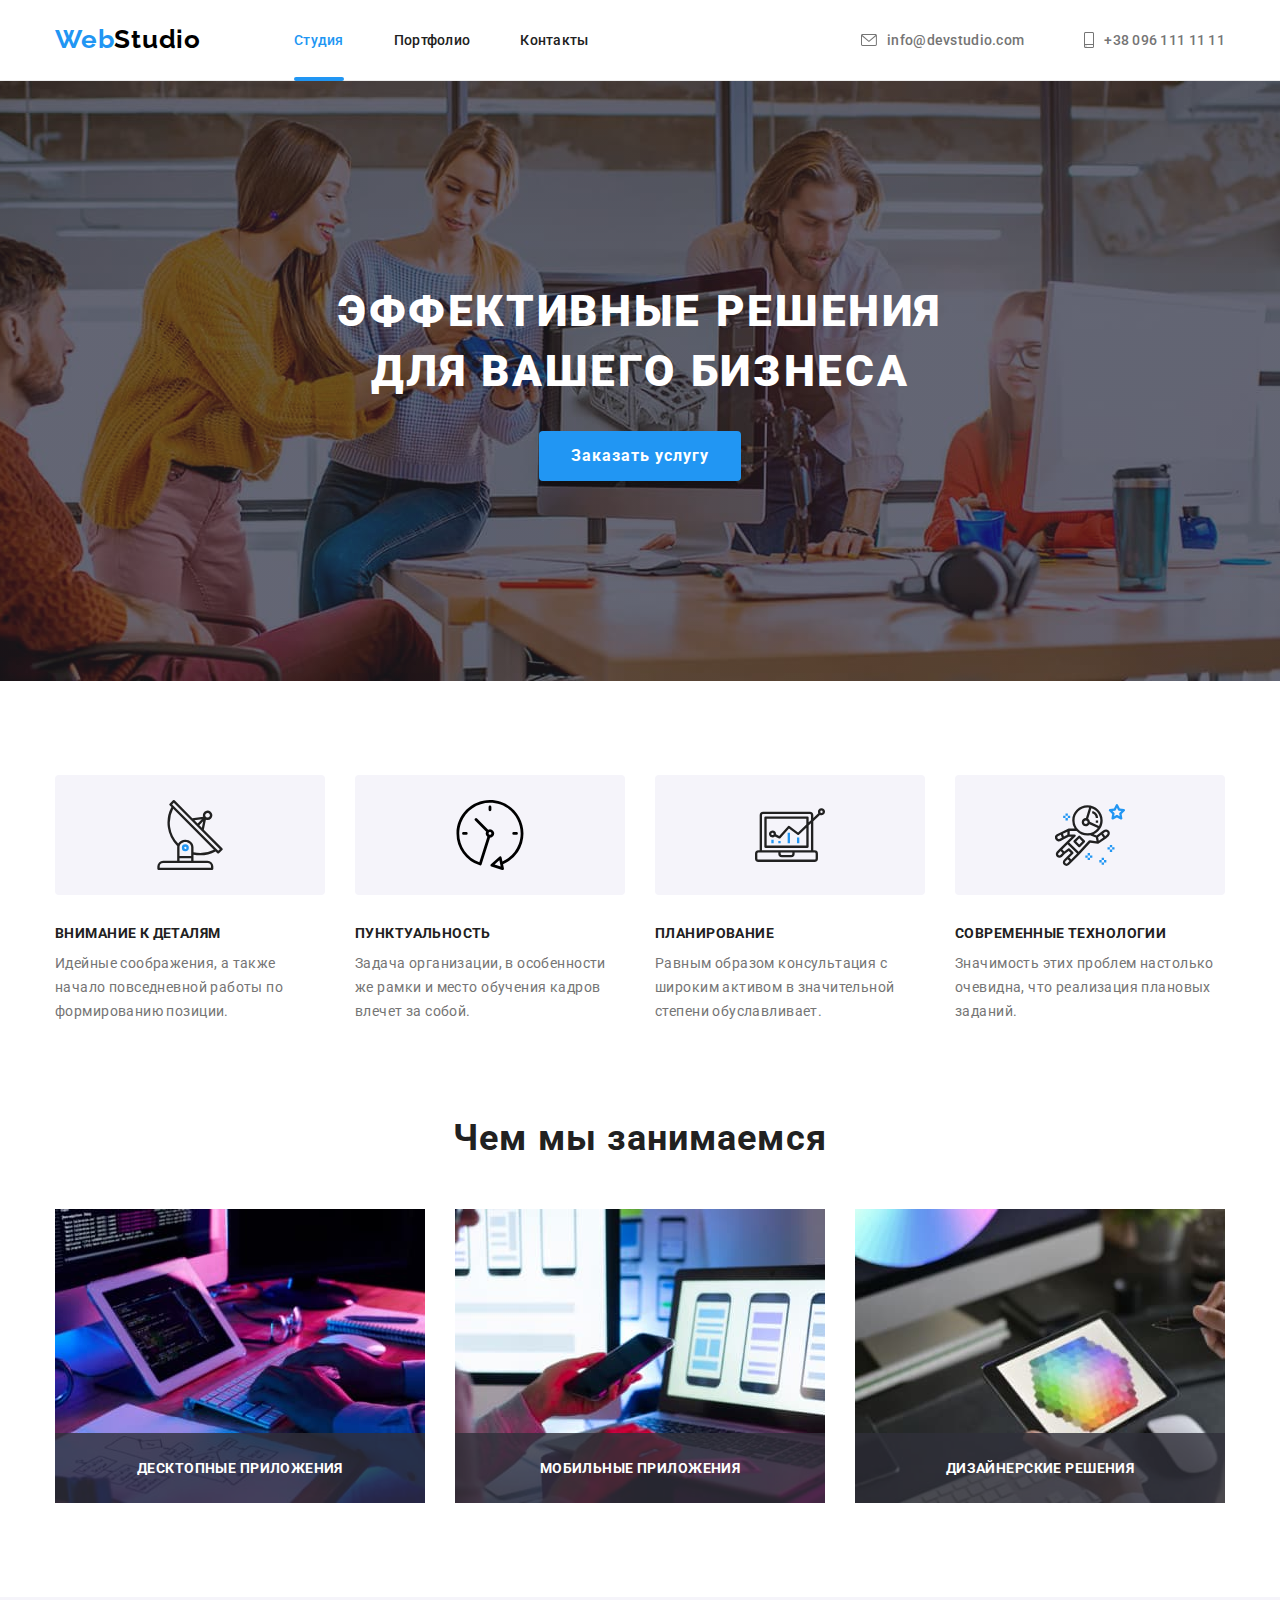
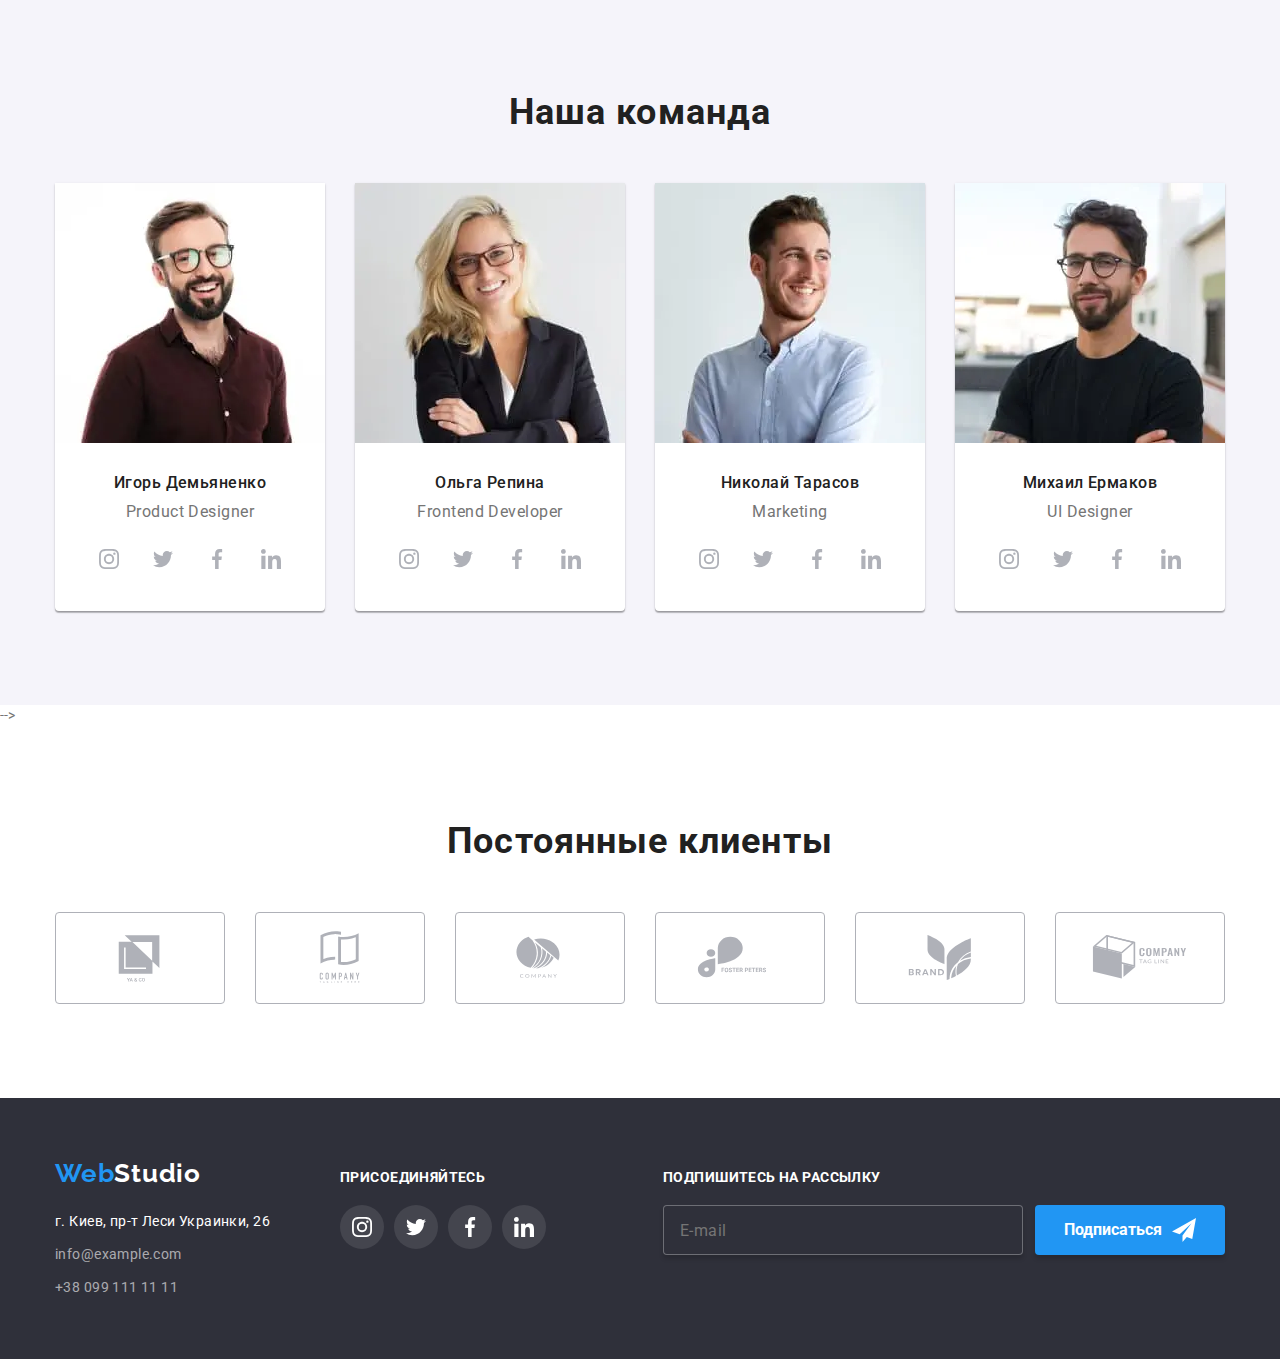
<file: index.html>
<!DOCTYPE html>
<html lang="ru">
  <head>
    <meta charset="UTF-8" />
    <meta http-equiv="X-UA-Compatible" content="IE=edge" />
    <meta name="viewport" content="width=device-width, initial-scale=1.0" />
    <title>Студия</title>
    <link rel="preconnect" href="https://fonts.googleapis.com" />
    <link rel="preconnect" href="https://fonts.gstatic.com" crossorigin />
    <link
      href="https://fonts.googleapis.com/css2?family=Raleway:wght@700&family=Roboto:wght@400;500;700;900&display=swap"
      rel="stylesheet"
    />
    <link
      rel="stylesheet"
      href="https://cdn.jsdelivr.net/npm/modern-normalize@1.1.0/modern-normalize.min.css"
    />
    <link rel="stylesheet" href="./css/main.min.css" />
  </head>
  <body>
    <!--HEADER-->
    <header class="page-header">
      <div class="container page-header__container">
        <nav class="page-nav">
          <a class="logo page-header__logo" href="./index.html" lang="en"
            >Web<span class="logo-black">Studio</span></a
          >
          <ul class="menu">
            <li class="menu__item">
              <a class="menu__link menu__link_current" href="./index.html"
                >Студия</a
              >
            </li>
            <li class="menu__item">
              <a class="menu__link" href="./portfolio.html">Портфолио</a>
            </li>
            <li class="menu__item">
              <a class="menu__link" href="">Контакты</a>
            </li>
          </ul>
        </nav>
        <button type="button" class="mobile-menu-open" data-menu-open>
          <svg class="mobile-menu-open__icon" width="40" height="40">
            <use href="./images/sprite.svg#burger-icon"></use>
          </svg>
        </button>
        <ul class="contacts">
          <li class="contacts__item">
            <a class="contacts__mail" href="mailto:info@devstudio.com">
              info@devstudio.com
              <svg class="contacts__icon contacts__icon-mail">
                <use href="./images/sprite.svg#icon-envelope"></use>
              </svg>
            </a>
          </li>
          <li class="contacts__item">
            <a class="contacts__phone" href="tel:+380961111111"
              >+38 096 111 11 11
              <svg class="contacts__icon contacts__icon-phone">
                <use href="./images/sprite.svg#icon-smartphone"></use>
              </svg>
            </a>
          </li>
        </ul>
      </div>
      <div class="mobile-menu" data-menu>
        <div class="container mobile-menu__container">
          <button class="mobile-menu__close-btn" data-menu-close>
            <svg class="mobile-menu__close-icon" width="40" height="40">
              <use href="./images/sprite.svg#mobile-icon-close"></use>
            </svg>
          </button>
          <ul class="mobile-menu-list">
            <li class="mobile-menu__item">
              <a
                class="mobile-menu__link mobile-menu__link_current"
                href="./index.html"
                >Студия</a
              >
            </li>
            <li class="mobile-menu__item">
              <a class="mobile-menu__link" href="./portfolio.html">Портфолио</a>
            </li>
            <li class="mobile-menu__item">
              <a class="mobile-menu__link" href="">Контакты</a>
            </li>
          </ul>
          <ul class="mobile-contacts">
            <li class="mobile-contacts__item">
              <a class="mobile-contacts__phone" href="tel:+380961111111"
                >+380961111111
              </a>
            </li>
            <li class="mobile-contacts__item">
              <a class="mobile-contacts__mail" href="mailto:info@devstudio.com"
                >info@devstudio.com</a
              >
            </li>
          </ul>
          <ul class="mobile-social">
            <li class="mobile-social__item">
              <a href="" class="mobile-social__link">Instagram</a>
            </li>
            <li class="mobile-social__item">
              <a href="" class="mobile-social__link">Twitter</a>
            </li>
            <li class="mobile-social__item">
              <a href="" class="mobile-social__link">Facebook</a>
            </li>
            <li class="mobile-social__item">
              <a href="" class="mobile-social__link">LinkedIn</a>
            </li>
          </ul>
        </div>
      </div>
    </header>
    <main>
      <!--HERO-->
      <section class="page-hero overlay">
        <div class="container">
          <h1 class="main-title">Эффективные решения для вашего бизнеса</h1>
          <button class="modal-btn" type="button" data-modal-open>
            Заказать услугу
          </button>
        </div>
      </section>
      <!--OUR ADVANTAGES-->
      <section class="section page-advantages">
        <div class="container">
          <h2 class="visually-hidden">Наши преимущества</h2>
          <ul class="advantages">
            <li class="menu-advantage">
              <div class="advantages-list-link">
                <svg class="advantages-list-icon" width="70" height="70">
                  <use href="./images/sprite.svg#icon-antenna"></use>
                </svg>
              </div>
              <h3 class="title-advantage">Внимание к деталям</h3>
              <p class="description-advantage">
                Идейные соображения, а также начало повседневной работы по
                формированию позиции.
              </p>
            </li>
            <li class="menu-advantage">
              <div class="advantages-list-link" href="">
                <svg class="advantages-list-icon" width="70" height="70">
                  <use href="./images/sprite.svg#icon-clock"></use>
                </svg>
              </div>
              <h3 class="title-advantage">Пунктуальность</h3>
              <p class="description-advantage">
                Задача организации, в особенности же рамки и место обучения
                кадров влечет за собой.
              </p>
            </li>
            <li class="menu-advantage">
              <div class="advantages-list-link" href="">
                <svg class="advantages-list-icon" width="70" height="70">
                  <use href="./images/sprite.svg#icon-diagram"></use>
                </svg>
              </div>
              <h3 class="title-advantage">Планирование</h3>
              <p class="description-advantage">
                Равным образом консультация с широким активом в значительной
                степени обуславливает.
              </p>
            </li>
            <li class="menu-advantage">
              <div class="advantages-list-link" href="">
                <svg class="advantages-list-icon" width="70" height="70">
                  <use href="./images/sprite.svg#icon-astronaut"></use>
                </svg>
              </div>
              <h3 class="title-advantage">Современные технологии</h3>
              <p class="description-advantage">
                Значимость этих проблем настолько очевидна, что реализация
                плановых заданий.
              </p>
            </li>
          </ul>
        </div>
      </section>
      <!--OUR WORK-->
      <section class="section page-our-work">
        <div class="container">
          <h2 class="section-title">Чем мы занимаемся</h2>
          <ul class="list-our-work">
            <li class="image-work">
              <picture>
                <source
                  srcset="
                    ./images/desktop/about/desktop-app/desktop-app-370.jpg    1x,
                    ./images/desktop/about/desktop-app/desktop-app-370@2x.jpg 2x
                  "
                  type="image/jpg"
                  media="(min-width: 1200px)"
                />
                <source
                  srcset="
                    ./images/desktop/about/desktop-app/desktop-app-370.webp    1x,
                    ./images/desktop/about/desktop-app/desktop-app-370@2x.webp 2x
                  "
                  type="image/webp"
                  media="(min-width: 1200px)"
                />
                <img
                  src="./images/desktop/about/desktop-app/desktop-app-370.jpg"
                  alt="Разрабатываем"
                  width="370"
                  height="294"
                />
              </picture>
              <div class="overlay-our-work">
                <p class="overlay-description">Десктопные приложения</p>
              </div>
            </li>
            <li class="image-work">
              <picture>
                <source
                  srcset="
                    ./images/desktop/about/mobile-app/mobile-app-370.jpg    1x,
                    ./images/desktop/about/mobile-app/mobile-app-370@2x.jpg 2x
                  "
                  type="image/jpg"
                  media="(min-width: 1200px)"
                />
                <source
                  srcset="
                    ./images/desktop/about/mobile-app/mobile-app-370.webp    1x,
                    ./images/desktop/about/mobile-app/mobile-app-370@2x.webp 2x
                  "
                  type="image/webp"
                  media="(min-width: 1200px)"
                />
                <img
                  src="./images/desktop/about/mobile-app/mobile-app-370.jpg"
                  alt="Адаптируем"
                  width="370"
                  height="294"
                />
              </picture>
              <div class="overlay-our-work">
                <p class="overlay-description">Мобильные приложения</p>
              </div>
            </li>
            <li class="image-work">
              <picture>
                <source
                  srcset="
                    ./images/desktop/about/design-solutions/design-solutions-370.jpg    1x,
                    ./images/desktop/about/design-solutions/design-solutions-370@2x.jpg 2x
                  "
                  type="image/jpg"
                  media="(min-width: 1200px)"
                />
                <source
                  srcset="
                    ./images/desktop/about/design-solutions/design-solutions-370.webp    1x,
                    ./images/desktop/about/design-solutions/design-solutions-370@2x.webp 2x
                  "
                  type="image/webp"
                  media="(min-width: 1200px)"
                />
                <img
                  src="./images/desktop/about/design-solutions/design-solutions-370.jpg"
                  alt="Подбираем дизайн"
                  width="370"
                  height="294"
                />
              </picture>
              <div class="overlay-our-work">
                <p class="overlay-description">Дизайнерские решения</p>
              </div>
            </li>
          </ul>
        </div>
      </section>
      <!-- EMPLOYEES -->
      <section class="employees-section section">
        <div class="container">
          <h2 class="section-title">Наша команда</h2>
          <ul class="page-employees-container">
            <li class="employees-card">
              <picture>
                <source
                  srcset="
                    ./images/desktop/team/igor-270/igor-270.webp,
                    ./images/desktop/team/igor-270/igor-270@2x.webp
                  "
                  media="(min-width: 1200px)"
                  type="image/webp"
                />
                <source
                  srcset="
                    ./images/desktop/team/igor-270/igor-270.jpg,
                    ./images/desktop/team/igor-270/igor-270@2x.jpg
                  "
                  media="(min-width: 1200px)"
                />
                <source
                  srcset="
                    ./images/tablet/team/igor-354/igor-354.webp,
                    ./images/tablet/team/igor-354/igor-354@2x.webp
                  "
                  media="(min-width: 768px)"
                  type="image/webp"
                />
                <source
                  srcset="
                    ./images/tablet/team/igor-354/igor-354.jpg,
                    ./images/tablet/team/igor-354/igor-354@2x.jpg
                  "
                  media="(min-width: 768px)"
                />
                <source
                  srcset="
                    ./images/mobile/team/igor-450/igor-450.webp,
                    ./images/mobile/team/igor-450/igor-450@2x.webp
                  "
                  media="(max-width: 767px)"
                  type="image/webp"
                />
                <source
                  srcset="
                    ./images/mobile/team/igor-450/igor-450.jpg,
                    ./images/mobile/team/igor-450/igor-450@2x.jpg
                  "
                  media="(max-width: 767px)"
                />
                <img
                  src="./images/mobile/team/igor-450/igor-450.jpg"
                  alt="Product Designer"
                />
              </picture>
              <div class="employees-card-content-wrapper">
                <h3 class="employees-name">Игорь Демьяненко</h3>
                <p class="employees-job" lang="en">Product Designer</p>
                <ul class="employees-social-list list">
                  <li class="social-item">
                    <a href="" class="employees-social-link">
                      <svg class="employees-social-icon" width="20" height="20">
                        <use href="./images/sprite.svg#icon-instagram"></use>
                      </svg>
                    </a>
                  </li>
                  <li class="social-item">
                    <a href="" class="employees-social-link">
                      <svg class="employees-social-icon" width="20" height="20">
                        <use href="./images/sprite.svg#icon-twitter"></use>
                      </svg>
                    </a>
                  </li>
                  <li class="social-item">
                    <a href="" class="employees-social-link">
                      <svg class="employees-social-icon" width="20" height="20">
                        <use href="./images/sprite.svg#icon-facebook"></use>
                      </svg>
                    </a>
                  </li>
                  <li class="social-item">
                    <a href="" class="employees-social-link">
                      <svg class="employees-social-icon" width="20" height="20">
                        <use href="./images/sprite.svg#icon-linkedin"></use>
                      </svg>
                    </a>
                  </li>
                </ul>
              </div>
            </li>
            <li class="employees-card">
              <picture>
                <source
                  srcset="
                    ./images/desktop/team/olga-270/olga-270.webp,
                    ./images/desktop/team/olga-270/olga-270@2x.webp
                  "
                  media="(min-width: 1200px)"
                  type="image/webp"
                />
                <source
                  srcset="
                    ./images/desktop/team/olga-270/olga-270.jpg,
                    ./images/desktop/team/olga-270/olga-270@2x.jpg
                  "
                  media="(min-width: 1200px)"
                />
                <source
                  srcset="
                    ./images/tablet/team/olga-354/olga-354.webp,
                    ./images/tablet/team/olga-354/olga-3544@2x.webp
                  "
                  media="(min-width: 768px)"
                  type="image/webp"
                />
                <source
                  srcset="
                    ./images/tablet/team/olga-354/olga-354.jpg,
                    ./images/tablet/team/olga-354/olga-354@2x.jpg
                  "
                  media="(min-width: 768px)"
                />
                <source
                  srcset="
                    ./images/mobile/team/olga-450/olga-450.webp,
                    ./images/mobile/team/olga-450/olga-450@2x.webp
                  "
                  media="(max-width: 767px)"
                  type="image/webp"
                />
                <source
                  srcset="
                    ./images/mobile/team/olga-450/olga-450.jpg,
                    ./images/mobile/team/olga-450/olga-450@2x.jpg
                  "
                  media="(max-width: 767px)"
                />
                <img
                  src="./images/mobile/team/olga-450/olga-450.jpg"
                  alt="Frontend Developer"
                />
              </picture>
              <div class="employees-card-content-wrapper">
                <h3 class="employees-name">Ольга Репина</h3>
                <p class="employees-job" lang="en">Frontend Developer</p>
                <ul class="employees-social-list list">
                  <li class="social-item">
                    <a href="" class="employees-social-link">
                      <svg class="employees-social-icon" width="20" height="20">
                        <use href="./images/sprite.svg#icon-instagram"></use>
                      </svg>
                    </a>
                  </li>
                  <li class="social-item">
                    <a href="" class="employees-social-link">
                      <svg class="employees-social-icon" width="20" height="20">
                        <use href="./images/sprite.svg#icon-twitter"></use>
                      </svg>
                    </a>
                  </li>
                  <li class="social-item">
                    <a href="" class="employees-social-link">
                      <svg class="employees-social-icon" width="20" height="20">
                        <use href="./images/sprite.svg#icon-facebook"></use>
                      </svg>
                    </a>
                  </li>
                  <li class="social-item">
                    <a href="" class="employees-social-link">
                      <svg class="employees-social-icon" width="20" height="20">
                        <use href="./images/sprite.svg#icon-linkedin"></use>
                      </svg>
                    </a>
                  </li>
                </ul>
              </div>
            </li>
            <li class="employees-card">
              <picture>
                <source
                  srcset="
                    ./images/desktop/team/nikolay-270/nikolay-270.webp,
                    ./images/desktop/team/nikolay-270/nikolay-270@2x.webp
                  "
                  media="(min-width: 1200px)"
                  type="image/webp"
                />
                <source
                  srcset="
                    ./images/desktop/team/nikolay-270/nikolay-270.jpg,
                    ./images/desktop/team/nikolay-270/nikolay-270@2x.jpg
                  "
                  media="(min-width: 1200px)"
                />
                <source
                  srcset="
                    ./images/tablet/team/nikolay-354/nikolay-354.webp,
                    ./images/tablet/team/nikolay-354/nikolay-3544@2x.webp
                  "
                  media="(min-width: 768px)"
                  type="image/webp"
                />
                <source
                  srcset="
                    ./images/tablet/team/nikolay-354/nikolay-354.jpg,
                    ./images/tablet/team/nikolay-354/nikolay-354@2x.jpg
                  "
                  media="(min-width: 768px)"
                />
                <source
                  srcset="
                    ./images/mobile/team/nikolay-450/nikolay-450.webp,
                    ./images/mobile/team/nikolay-450/nikolay-450@2x.webp
                  "
                  media="(max-width: 767px)"
                  type="image/webp"
                />
                <source
                  srcset="
                    ./images/mobile/team/nikolay-450/nikolay-450.jpg,
                    ./images/mobile/team/nikolay-450/nikolay-450@2x.jpg
                  "
                  media="(max-width: 767px)"
                />
                <img
                  src="./images/mobile/team/nikolay-450/nikolay-450.jpg"
                  alt="Marketing"
                />
              </picture>
              <div class="employees-card-content-wrapper">
                <h3 class="employees-name">Николай Тарасов</h3>
                <p class="employees-job" lang="en">Marketing</p>
                <ul class="employees-social-list list">
                  <li class="social-item">
                    <a href="" class="employees-social-link">
                      <svg class="employees-social-icon" width="20" height="20">
                        <use href="./images/sprite.svg#icon-instagram"></use>
                      </svg>
                    </a>
                  </li>
                  <li class="social-item">
                    <a href="" class="employees-social-link">
                      <svg class="employees-social-icon" width="20" height="20">
                        <use href="./images/sprite.svg#icon-twitter"></use>
                      </svg>
                    </a>
                  </li>
                  <li class="social-item">
                    <a href="" class="employees-social-link">
                      <svg class="employees-social-icon" width="20" height="20">
                        <use href="./images/sprite.svg#icon-facebook"></use>
                      </svg>
                    </a>
                  </li>
                  <li class="social-item">
                    <a href="" class="employees-social-link">
                      <svg class="employees-social-icon" width="20" height="20">
                        <use href="./images/sprite.svg#icon-linkedin"></use>
                      </svg>
                    </a>
                  </li>
                </ul>
              </div>
            </li>
            <li class="employees-card">
              <picture>
                <source
                  srcset="
                    ./images/desktop/team/mykhail-270/mykhail-270.webp,
                    ./images/desktop/team/mykhail-270/mykhail-270@2x.webp
                  "
                  media="(min-width: 1200px)"
                  type="image/webp"
                />
                <source
                  srcset="
                    ./images/desktop/team/mykhail-270/mykhail-270.jpg,
                    ./images/desktop/team/mykhail-270/mykhail-270@2x.jpg
                  "
                  media="(min-width: 1200px)"
                />
                <source
                  srcset="
                    ./images/tablet/team/mykhail-354/mykhail-354.webp,
                    ./images/tablet/team/mykhail-354/mykhail-3544@2x.webp
                  "
                  media="(min-width: 768px)"
                  type="image/webp"
                />
                <source
                  srcset="
                    ./images/tablet/team/mykhail-354/mykhail-354.jpg,
                    ./images/tablet/team/mykhail-354/mykhail-354@2x.jpg
                  "
                  media="(min-width: 768px)"
                />
                <source
                  srcset="
                    ./images/mobile/team/mykhail-450/mykhail-450.webp,
                    ./images/mobile/team/mykhail-450/mykhail-450@2x.webp
                  "
                  media="(max-width: 767px)"
                  type="image/webp"
                />
                <source
                  srcset="
                    ./images/mobile/team/mykhail-450/mykhail-450.jpg,
                    ./images/mobile/team/mykhail-450/mykhail-450@2x.jpg
                  "
                  media="(max-width: 767px)"
                />
                <img
                  src="./images/mobile/team/mykhail-450/mykhail-450.jpg"
                  alt="UI Designer"
                />
              </picture>
              <div class="employees-card-content-wrapper">
                <h3 class="employees-name">Михаил Ермаков</h3>
                <p class="employees-job" lang="en">UI Designer</p>
                <ul class="employees-social-list list">
                  <li class="social-item">
                    <a href="" class="employees-social-link">
                      <svg class="employees-social-icon" width="20" height="20">
                        <use href="./images/sprite.svg#icon-instagram"></use>
                      </svg>
                    </a>
                  </li>
                  <li class="social-item">
                    <a href="" class="employees-social-link">
                      <svg class="employees-social-icon" width="20" height="20">
                        <use href="./images/sprite.svg#icon-twitter"></use>
                      </svg>
                    </a>
                  </li>
                  <li class="social-item">
                    <a href="" class="employees-social-link">
                      <svg class="employees-social-icon" width="20" height="20">
                        <use href="./images/sprite.svg#icon-facebook"></use>
                      </svg>
                    </a>
                  </li>
                  <li class="social-item">
                    <a href="" class="employees-social-link">
                      <svg class="employees-social-icon" width="20" height="20">
                        <use href="./images/sprite.svg#icon-linkedin"></use>
                      </svg>
                    </a>
                  </li>
                </ul>
              </div>
            </li>
          </ul>
        </div>
      </section>
    </main>
    -->
    <!--CLIENTS-->
    <section class="section">
      <div class="container">
        <h2 class="section-title">Постоянные клиенты</h2>
        <ul class="list-clients">
          <li class="image-client">
            <a class="clients-list-link" href="">
              <svg class="client-icon" width="106" height="60">
                <use href="./images/sprite.svg#icon-client1"></use>
              </svg>
            </a>
          </li>
          <li class="image-client">
            <a class="clients-list-link" href="">
              <svg class="client-icon" width="106" height="60">
                <use href="./images/sprite.svg#icon-client2"></use>
              </svg>
            </a>
          </li>
          <li class="image-client">
            <a class="clients-list-link" href="">
              <svg class="client-icon" width="106" height="60">
                <use href="./images/sprite.svg#icon-client3"></use>
              </svg>
            </a>
          </li>
          <li class="image-client">
            <a class="clients-list-link" href="">
              <svg class="client-icon" width="106" height="60">
                <use href="./images/sprite.svg#icon-client4"></use>
              </svg>
            </a>
          </li>
          <li class="image-client">
            <a class="clients-list-link" href="">
              <svg class="client-icon" width="106" height="60">
                <use href="./images/sprite.svg#icon-client5"></use>
              </svg>
            </a>
          </li>
          <li class="image-client">
            <a class="clients-list-link" href="">
              <svg class="client-icon" width="106" height="60">
                <use href="./images/sprite.svg#icon-client6"></use>
              </svg>
            </a>
          </li>
        </ul>
      </div>
    </section>
    <!--FOOTER-->
    <footer class="page-footer">
      <div class="container page-footer__container">
        <div class="footer-box">
          <div class="address-footer-wrap">
            <a class="logo page-footer__logo" href="./index.html" lang="en"
              >Web<span class="logo-white">Studio</span></a
            >
            <address>
              <ul>
                <li>
                  <a
                    class="location"
                    href="https://goo.gl/maps/9ai4D9XdD89xbRodA"
                    target="_blank"
                    rel="noopener noreferrer"
                    >г. Киев, пр-т Леси Украинки, 26</a
                  >
                </li>
                <li>
                  <a class="contact-mail-footer" href="mailto:info@example.com"
                    >info@example.com</a
                  >
                </li>
                <li>
                  <a
                    class="contact-phone-number-footer"
                    href="tel:+380991111111"
                    >+38 099 111 11 11</a
                  >
                </li>
              </ul>
            </address>
          </div>
          <div class="social-links-footer">
            <p class="social-footer-wrap">присоединяйтесь</p>
            <ul class="social-list-footer">
              <li class="social-list-footer__item">
                <a class="social-list-footer__link" href="">
                  <svg class="social-list-footer__icon" width="20" height="20">
                    <use href="./images/sprite.svg#icon-instagram"></use>
                  </svg>
                </a>
              </li>
              <li class="social-list-footer__item">
                <a class="social-list-footer__link" href="">
                  <svg class="social-list-footer__icon" width="20" height="20">
                    <use href="./images/sprite.svg#icon-twitter"></use>
                  </svg>
                </a>
              </li>
              <li class="social-list-footer__item">
                <a class="social-list-footer__link" href="">
                  <svg class="social-list-footer__icon" width="20" height="20">
                    <use href="./images/sprite.svg#icon-facebook"></use>
                  </svg>
                </a>
              </li>
              <li class="social-list-footer__item">
                <a class="social-list-footer__link" href="">
                  <svg class="social-list-footer__icon" width="20" height="20">
                    <use href="./images/sprite.svg#icon-linkedin"></use>
                  </svg>
                </a>
              </li>
            </ul>
          </div>
        </div>
        <form class="sign-modal-form">
          <label class="sign-mail-content">
            <span class="sign-mail-content__sign-mail"
              >Подпишитесь на рассылку</span
            >
            <input
              type="email"
              class="sign-mail-content__form"
              placeholder="E-mail"
              name="sign_user_mail"
              required
              pattern="^[a-z0-9._%+-]+@[a-z0-9.-]+\.[a-z]{2,4}$"
            />
          </label>
          <button type="submit" class="sign-form-button">
            Подписаться
            <svg class="sign-form-button__icon" width="24" height="24">
              <use href="./images/sprite.svg#icon-sign_mail"></use>
            </svg>
          </button>
        </form>
      </div>
    </footer>
    <!--MODAL WINDOW-->
    <div class="backdrop is-hidden" data-modal>
      <div class="modal">
        <button type="button" class="modal-close-btn" data-modal-close>
          <svg class="modal-close-btn-icon" width="18" height="18">
            <use href="./images/sprite.svg#icon-close-modal"></use>
          </svg>
        </button>
        <form class="modal-form">
          <p class="modal-form-title">
            Оставьте свои данные, мы вам перезвоним
          </p>
          <label class="modal-form-field">
            <span class="modal-form-input-descr">Имя</span>
            <span class="modal-form-input-wrapper">
              <input
                type="text"
                name="user_name"
                class="modal-form-input"
                required
                pattern="^[a-zA-Zа-яА-Я]+$"
                minlength="2"
              />
              <svg class="modal-form-input-icon" width="18" height="18">
                <use href="./images/sprite.svg#icon-input-person"></use>
              </svg>
            </span>
          </label>
          <label class="modal-form-field">
            <span class="modal-form-input-descr">Телефон</span>
            <span class="modal-form-input-wrapper">
              <input
                type="tel"
                name="user_phone"
                class="modal-form-input"
                required
                pattern="[0-9]{3}-[0-9]{3}-[0-9]{2}-[0-9]{2}"
                title="xxx-xxx-xx-xx"
              />
              <svg class="modal-form-input-icon" width="18" height="18">
                <use href="./images/sprite.svg#icon-input-phone"></use>
              </svg>
            </span>
          </label>
          <label class="modal-form-field">
            <span class="modal-form-input-descr">Почта</span>
            <span class="modal-form-input-wrapper">
              <input
                type="email"
                name="user_email"
                class="modal-form-input"
                required
                pattern="^[a-z0-9._%+-]+@[a-z0-9.-]+\.[a-z]{2,4}$"
              />
              <svg class="modal-form-input-icon" width="18" height="18">
                <use href="./images/sprite.svg#icon-input-email"></use>
              </svg>
            </span>
          </label>
          <label class="modal-form-field">
            <span class="modal-form-input-descr">Комментарий</span>
            <textarea
              name="user_message"
              class="modal-form-message"
              placeholder="Введите текст"
            ></textarea>
          </label>
          <input
            id="user-policy"
            type="checkbox"
            name="user-policy"
            class="modal-form-check visually-hidden"
          />
          <label for="user-policy" class="modal-form-check-descr"
            >Соглашаюсь с рассылкой и принимаю&nbsp;<a
              href="#"
              class="modal-form-check-descr-blue"
              >Условия договора
            </a>
          </label>
          <button type="submit" class="modal-form-submit">Отправить</button>
        </form>
      </div>
    </div>
    <script src="./js/modal.js"></script>
    <script src="./js/mobile-menu.js"></script>
  </body>
</html>
</file>
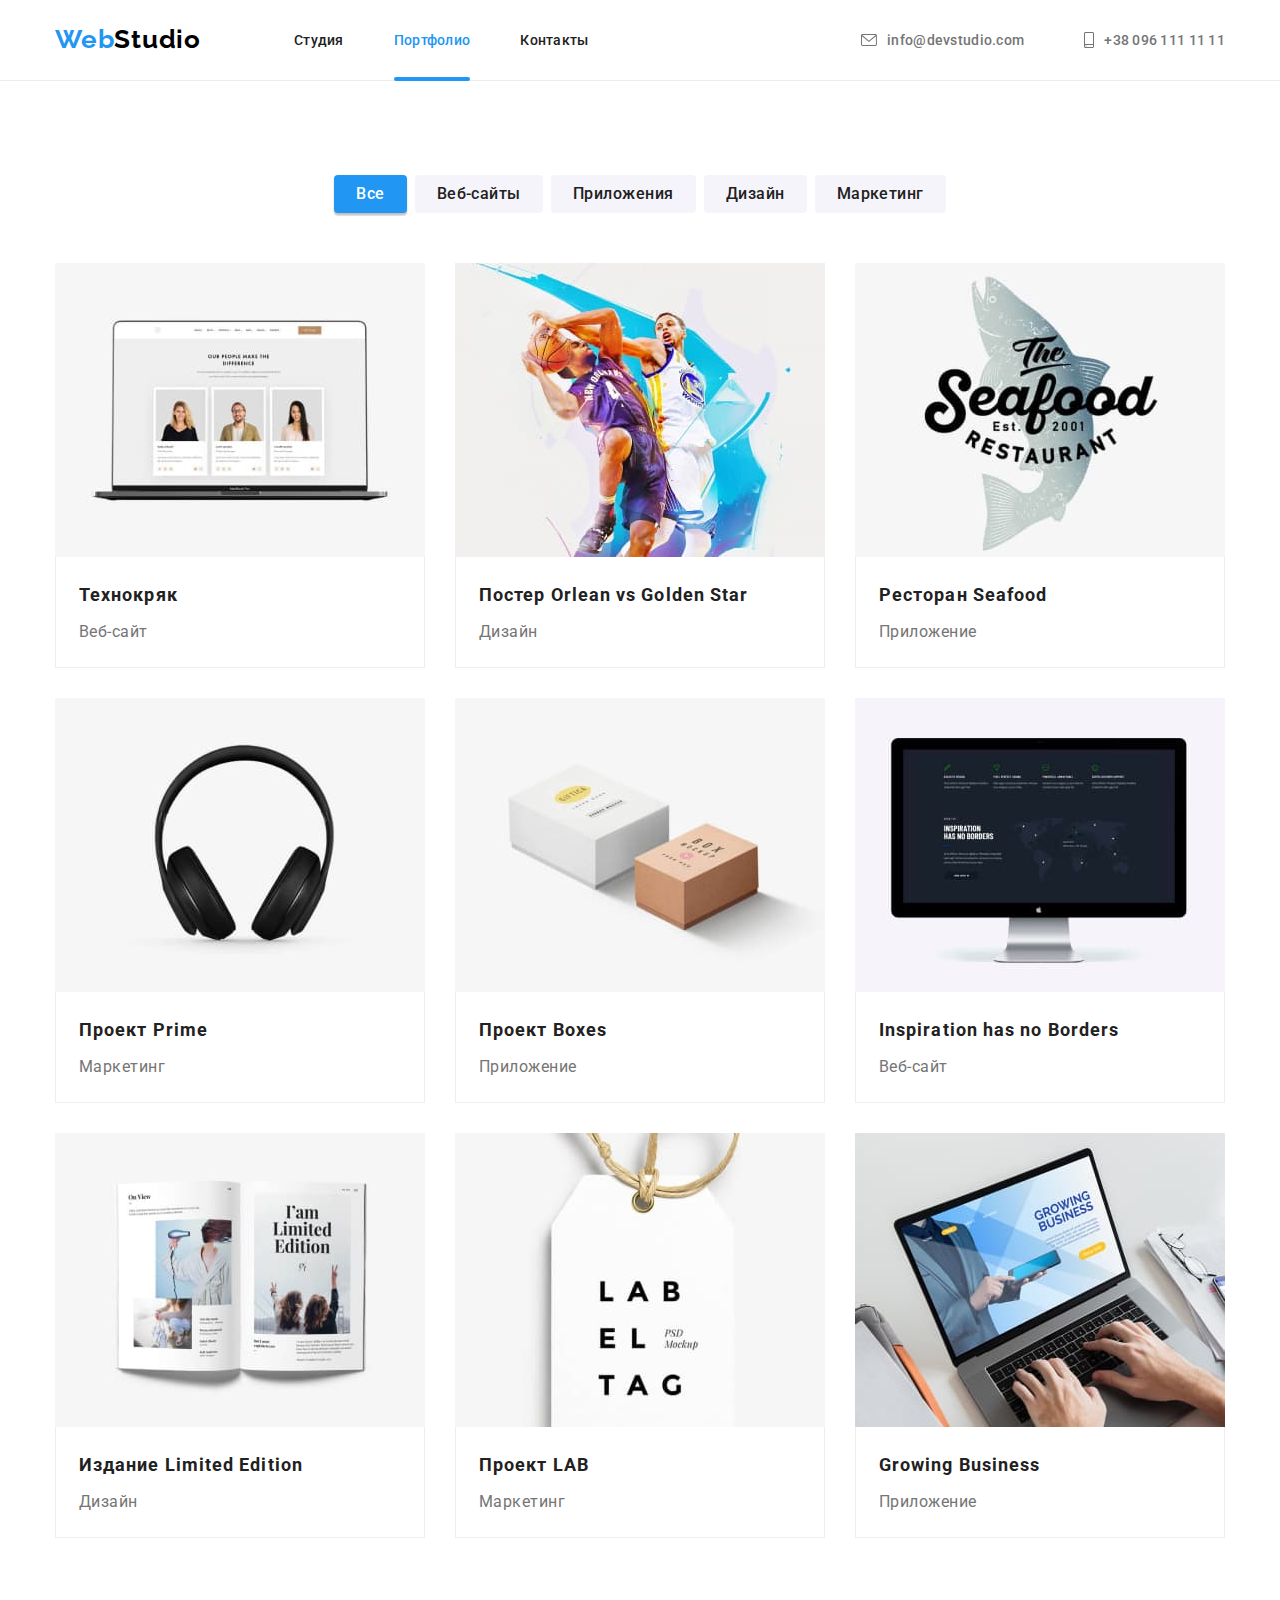
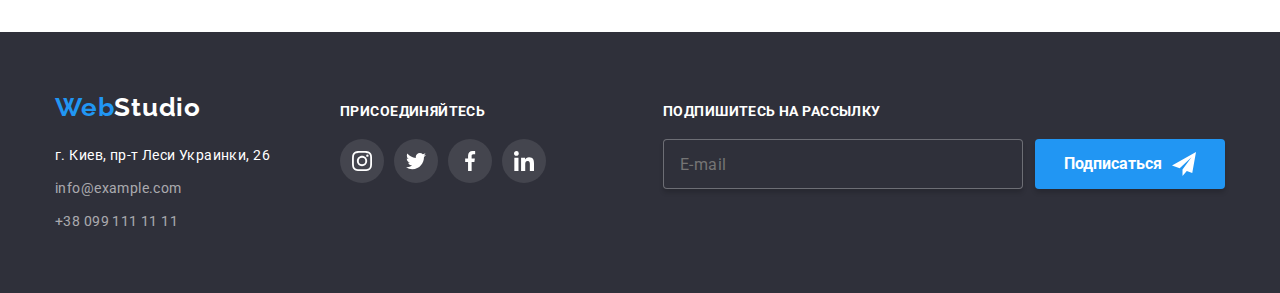
<file: portfolio.html>
<!DOCTYPE html>
<html lang="ru">
  <head>
    <meta charset="UTF-8" />
    <meta http-equiv="X-UA-Compatible" content="IE=edge" />
    <meta name="viewport" content="width=device-width, initial-scale=1.0" />
    <title>Портфолио</title>
    <link rel="preconnect" href="https://fonts.googleapis.com" />
    <link rel="preconnect" href="https://fonts.gstatic.com" crossorigin />
    <link
      href="https://fonts.googleapis.com/css2?family=Raleway:wght@700&family=Roboto:wght@400;500;700;900&display=swap"
      rel="stylesheet"
    />
    <link
      rel="stylesheet"
      href="https://cdn.jsdelivr.net/npm/modern-normalize@1.1.0/modern-normalize.min.css"
    />
    <link rel="stylesheet" href="./css/main.min.css" />
  </head>
  <body>
    <!--HEADER-->
    <header class="page-header">
      <div class="container page-header__container">
        <nav class="page-nav">
          <a class="logo page-header__logo" href="./index.html" lang="en"
            >Web<span class="logo-black">Studio</span></a
          >
          <ul class="menu">
            <li class="menu__item">
              <a class="menu__link" href="./index.html">Студия</a>
            </li>
            <li class="menu__item">
              <a class="menu__link menu__link_current" href="./portfolio.html"
                >Портфолио</a
              >
            </li>
            <li class="menu__item">
              <a class="menu__link" href="">Контакты</a>
            </li>
          </ul>
        </nav>
        <button type="button" class="mobile-menu-open" data-menu-open>
          <svg class="mobile-menu-open__icon" width="40" height="40">
            <use href="./images/sprite.svg#burger-icon"></use>
          </svg>
        </button>
        <ul class="contacts">
          <li class="contacts__item">
            <a class="contacts__mail" href="mailto:info@devstudio.com">
              info@devstudio.com
              <svg class="contacts__icon contacts__icon-mail">
                <use href="./images/sprite.svg#icon-envelope"></use>
              </svg>
            </a>
          </li>
          <li class="contacts__item">
            <a class="contacts__phone" href="tel:+380961111111"
              >+38 096 111 11 11
              <svg class="contacts__icon contacts__icon-phone">
                <use href="./images/sprite.svg#icon-smartphone"></use>
              </svg>
            </a>
          </li>
        </ul>
      </div>
      <div class="mobile-menu" data-menu>
        <div class="container mobile-menu__container">
          <button class="mobile-menu__close-btn" data-menu-close>
            <svg class="mobile-menu__close-icon" width="40" height="40">
              <use href="./images/sprite.svg#mobile-icon-close"></use>
            </svg>
          </button>
          <ul class="mobile-menu-list">
            <li class="mobile-menu__item">
              <a
                class="mobile-menu__link mobile-menu__link_current"
                href="./index.html"
                >Студия</a
              >
            </li>
            <li class="mobile-menu__item">
              <a class="mobile-menu__link" href="./portfolio.html">Портфолио</a>
            </li>
            <li class="mobile-menu__item">
              <a class="mobile-menu__link" href="">Контакты</a>
            </li>
          </ul>
          <ul class="mobile-contacts">
            <li class="mobile-contacts__item">
              <a class="mobile-contacts__phone" href="tel:+380961111111"
                >+380961111111
              </a>
            </li>
            <li class="mobile-contacts__item">
              <a class="mobile-contacts__mail" href="mailto:info@devstudio.com"
                >info@devstudio.com</a
              >
            </li>
          </ul>
          <ul class="mobile-social">
            <li class="mobile-social__item">
              <a href="" class="mobile-social__link">Instagram</a>
            </li>
            <li class="mobile-social__item">
              <a href="" class="mobile-social__link">Twitter</a>
            </li>
            <li class="mobile-social__item">
              <a href="" class="mobile-social__link">Facebook</a>
            </li>
            <li class="mobile-social__item">
              <a href="" class="mobile-social__link">LinkedIn</a>
            </li>
          </ul>
        </div>
      </div>
    </header>
    <main>
      <!--HERO-->
      <section class="section">
        <div class="container">
          <h1 class="visually-hidden">Страница Портфолио</h1>
          <ul class="menu-button">
            <li class="btn-hover-focus">
              <button class="modal-btn-portfolio button-current" type="button">
                Все
              </button>
            </li>
            <li class="btn-hover-focus">
              <button class="modal-btn-portfolio" type="button">
                Веб-сайты
              </button>
            </li>
            <li class="btn-hover-focus">
              <button class="modal-btn-portfolio" type="button">
                Приложения
              </button>
            </li>
            <li class="btn-hover-focus">
              <button class="modal-btn-portfolio" type="button">Дизайн</button>
            </li>
            <li class="btn-hover-focus">
              <button class="modal-btn-portfolio" type="button">
                Маркетинг
              </button>
            </li>
          </ul>
          <!--PROJECTS-->
          <ul class="projects-photo">
            <li class="menu-projects menu-projects-hover">
              <a class="menu-projects-description" href="">
                <div class="overlay-portfolio">
                  <picture>
                    <source
                      srcset="
                        ./images/desktop/portfolio-card-set/technokryak-370/technokryak-370.jpg    1x,
                        ./images/desktop/portfolio-card-set/technokryak-370/technokryak-370@2x.jpg 2x
                      "
                      media="(min-width: 1200px)" />

                    <source
                      srcset="
                        ./images/tablet/portfolio-card-set/technokryak-354/technokryak-354.jpg    1x,
                        ./images/tablet/portfolio-card-set/technokryak-354/technokryak-354@2x.jpg 2x
                      "
                      media="(min-width: 768px)" />

                    <source
                      srcset="
                        ./images/mobile/portfolio-card-set/technocryak-450/technocryak-450.jpg    1x,
                        ./images/mobile/portfolio-card-set/technocryak-450/technocryak-450@2x.jpg 2x
                      "
                      media="(max-width: 767px)" />
                    <img
                      src="./images/mobile/portfolio-card-set/technocryak-450/technocryak-450.jpg"
                      alt="Веб-сайт"
                  /></picture>
                  <p class="overlay-portfolio-content">
                    Ресурс предлагает комплексные предложения с разным уровнем
                    функционала и сервисов. Все это позволит посетителю получить
                    исчерпывающие сведения о компании или частном лице.
                  </p>
                </div>
                <div class="project-card-content-wrapper">
                  <h2 class="img-project">Технокряк</h2>
                  <p class="description-project">Веб-сайт</p>
                </div>
              </a>
            </li>
            <li class="menu-projects menu-projects-hover">
              <a class="menu-projects-description" href="">
                <div class="overlay-portfolio">
                  <picture>
                    <source
                      srcset="
                        ./images/desktop/portfolio-card-set/poster-new-orlean-370/poster-new-orlean-370.jpg    1x,
                        ./images/desktop/portfolio-card-set/poster-new-orlean-370/poster-new-orlean-370@2x.jpg 2x
                      "
                      media="(min-width: 1200px)" />

                    <source
                      srcset="
                        ./images/tablet/portfolio-card-set/poster-new-orlean-354/poster-new-orlean-354.jpg    1x,
                        ./images/tablet/portfolio-card-set/poster-new-orlean-354/poster-new-orlean-354@2x.jpg 2x
                      "
                      media="(min-width: 768px)" />

                    <source
                      srcset="
                        ./images/mobile/portfolio-card-set/poster-new-orlean-450/poster-new-orlean-450.jpg    1x,
                        ./images/mobile/portfolio-card-set/poster-new-orlean-450/poster-new-orlean-450@2x.jpg 2x
                      "
                      media="(max-width: 767px)" />
                    <img
                      src="./images/mobile/portfolio-card-set/poster-new-orlean-450/poster-new-orlean-450.jpg"
                      alt="Постер баскетболл"
                  /></picture>
                  <p class="overlay-portfolio-content">
                    Ресурс предлагает комплексные предложения с разным уровнем
                    функционала и сервисов. Все это позволит посетителю получить
                    исчерпывающие сведения о компании или частном лице.
                  </p>
                </div>
                <div class="project-card-content-wrapper">
                  <h2 class="img-project">
                    Постер<span lang="en"> Orlean vs Golden Star</span>
                  </h2>
                  <p class="description-project">Дизайн</p>
                </div>
              </a>
            </li>
            <li class="menu-projects menu-projects-hover">
              <a class="menu-projects-description" href="">
                <div class="overlay-portfolio">
                  <picture>
                    <source
                      srcset="
                        ./images/desktop/portfolio-card-set/seafood-370/seafood-370.jpg    1x,
                        ./images/desktop/portfolio-card-set/seafood-370/seafood-370@2x.jpg 2x
                      "
                      media="(min-width: 1200px)" />

                    <source
                      srcset="
                        ./images/tablet/portfolio-card-set/seafood-354/seafood-354.jpg    1x,
                        ./images/tablet/portfolio-card-set/seafood-354/seafood-354@2x.jpg 2x
                      "
                      media="(min-width: 768px)" />

                    <source
                      srcset="
                        ./images/mobile/portfolio-card-set/seafood-450/seafood-450.jpg    1x,
                        ./images/mobile/portfolio-card-set/seafood-450/seafood-450@2x.jpg 2x
                      "
                      media="(max-width: 767px)" />
                    <img
                      src="./images/mobile/portfolio-card-set/seafood-450/seafood-450.jpg"
                      alt="Ресторан"
                  /></picture>
                  <p class="overlay-portfolio-content">
                    Ресурс предлагает комплексные предложения с разным уровнем
                    функционала и сервисов. Все это позволит посетителю получить
                    исчерпывающие сведения о компании или частном лице.
                  </p>
                </div>
                <div class="project-card-content-wrapper">
                  <h2 class="img-project">
                    Ресторан<span lang="en"> Seafood</span>
                  </h2>
                  <p class="description-project">Приложение</p>
                </div>
              </a>
            </li>
            <li class="menu-projects menu-projects-hover">
              <a class="menu-projects-description" href="">
                <div class="overlay-portfolio">
                  <picture>
                    <source
                      srcset="
                        ./images/desktop/portfolio-card-set/prime-370/prime-370.jpg    1x,
                        ./images/desktop/portfolio-card-set/prime-370/prime-370@2x.jpg 2x
                      "
                      media="(min-width: 1200px)" />

                    <source
                      srcset="
                        ./images/tablet/portfolio-card-set/prime-354/prime-354.jpg    1x,
                        ./images/tablet/portfolio-card-set/prime-354/prime-354@2x.jpg 2x
                      "
                      media="(min-width: 768px)" />

                    <source
                      srcset="
                        ./images/mobile/portfolio-card-set/prime-450/prime-450.jpg    1x,
                        ./images/mobile/portfolio-card-set/prime-450/prime-450@2x.jpg 2x
                      "
                      media="(max-width: 767px)" />
                    <img
                      src="./images/mobile/portfolio-card-set/prime-450/prime-450.jpg"
                      alt="Проект Prime"
                  /></picture>
                  <p class="overlay-portfolio-content">
                    Ресурс предлагает комплексные предложения с разным уровнем
                    функционала и сервисов. Все это позволит посетителю получить
                    исчерпывающие сведения о компании или частном лице.
                  </p>
                </div>
                <div class="project-card-content-wrapper">
                  <h2 class="img-project">
                    Проект<span lang="en"> Prime</span>
                  </h2>
                  <p class="description-project">Маркетинг</p>
                </div>
              </a>
            </li>
            <li class="menu-projects menu-projects-hover">
              <a class="menu-projects-description" href="">
                <div class="overlay-portfolio">
                  <picture>
                    <source
                      srcset="
                        ./images/desktop/portfolio-card-set/boxes-370/boxes-370.jpg    1x,
                        ./images/desktop/portfolio-card-set/boxes-370/boxes-370@2x.jpg 2x
                      "
                      media="(min-width: 1200px)" />

                    <source
                      srcset="
                        ./images/tablet/portfolio-card-set/boxes-354/boxes-354.jpg    1x,
                        ./images/tablet/portfolio-card-set/boxes-354/boxes-354@2x.jpg 2x
                      "
                      media="(min-width: 768px)" />

                    <source
                      srcset="
                        ./images/mobile/portfolio-card-set/boxes-450/boxes-450.jpg    1x,
                        ./images/mobile/portfolio-card-set/boxes-450/boxes-450@2x.jpg 2x
                      "
                      media="(max-width: 767px)" />
                    <img
                      src="./images/mobile/portfolio-card-set/boxes-450/boxes-450.jpg"
                      alt="Проект Boxes"
                  /></picture>
                  <p class="overlay-portfolio-content">
                    Ресурс предлагает комплексные предложения с разным уровнем
                    функционала и сервисов. Все это позволит посетителю получить
                    исчерпывающие сведения о компании или частном лице.
                  </p>
                </div>
                <div class="project-card-content-wrapper">
                  <h2 class="img-project">
                    Проект<span lang="en"> Boxes</span>
                  </h2>
                  <p class="description-project">Приложение</p>
                </div>
              </a>
            </li>
            <li class="menu-projects menu-projects-hover">
              <a class="menu-projects-description" href="">
                <div class="overlay-portfolio">
                  <picture>
                    <source
                      srcset="
                        ./images/desktop/portfolio-card-set/inspiration-370/inspiration-370.jpg    1x,
                        ./images/desktop/portfolio-card-set/inspiration-370/inspiration-370@2x.jpg 2x
                      "
                      media="(min-width: 1200px)" />

                    <source
                      srcset="
                        ./images/tablet/portfolio-card-set/inspiration-354/inspiration-354.jpg    1x,
                        ./images/tablet/portfolio-card-set/inspiration-354/inspiration-354@2x.jpg 2x
                      "
                      media="(min-width: 768px)" />

                    <source
                      srcset="
                        ./images/mobile/portfolio-card-set/inspiration-450/inspiration-450.jpg    1x,
                        ./images/mobile/portfolio-card-set/inspiration-450/inspiration-450@2x.jpg 2x
                      "
                      media="(max-width: 767px)" />
                    <img
                      src="./images/mobile/portfolio-card-set/inspiration-450/inspiration-450.jpg"
                      alt="Веб-сайт"
                  /></picture>
                  <p class="overlay-portfolio-content">
                    Ресурс предлагает комплексные предложения с разным уровнем
                    функционала и сервисов. Все это позволит посетителю получить
                    исчерпывающие сведения о компании или частном лице.
                  </p>
                </div>
                <div class="project-card-content-wrapper">
                  <h2 class="img-project">
                    <span lang="en">Inspiration has no Borders</span>
                  </h2>
                  <p class="description-project">Веб-сайт</p>
                </div>
              </a>
            </li>
            <li class="menu-projects menu-projects-hover">
              <a class="menu-projects-description" href="">
                <div class="overlay-portfolio">
                  <picture>
                    <source
                      srcset="
                        ./images/desktop/portfolio-card-set/limited-edition-370/limited-edition-370.jpg    1x,
                        ./images/desktop/portfolio-card-set/limited-edition-370/limited-edition-370@2x.jpg 2x
                      "
                      media="(min-width: 1200px)" />

                    <source
                      srcset="
                        ./images/tablet/portfolio-card-set/limited-edition-354/limited-edition-354.jpg    1x,
                        ./images/tablet/portfolio-card-set/limited-edition-354/limited-edition-354@2x.jpg 2x
                      "
                      media="(min-width: 768px)" />

                    <source
                      srcset="
                        ./images/mobile/portfolio-card-set/limited-edition-450/limited-edition-450.jpg    1x,
                        ./images/mobile/portfolio-card-set/limited-edition-450/limited-edition-450@2x.jpg 2x
                      "
                      media="(max-width: 767px)" />
                    <img
                      src="./images/mobile/portfolio-card-set/limited-edition-450/limited-edition-450.jpg"
                      alt="Издание LE"
                  /></picture>
                  <p class="overlay-portfolio-content">
                    Ресурс предлагает комплексные предложения с разным уровнем
                    функционала и сервисов. Все это позволит посетителю получить
                    исчерпывающие сведения о компании или частном лице.
                  </p>
                </div>
                <div class="project-card-content-wrapper">
                  <h2 class="img-project">
                    Издание <span lang="en">Limited Edition</span>
                  </h2>
                  <p class="description-project">Дизайн</p>
                </div>
              </a>
            </li>
            <li class="menu-projects menu-projects-hover">
              <a class="menu-projects-description" href="">
                <div class="overlay-portfolio">
                  <picture>
                    <source
                      srcset="
                        ./images/desktop/portfolio-card-set/lab-370/lab-370.jpg    1x,
                        ./images/desktop/portfolio-card-set/lab-370/lab-370@2x.jpg 2x
                      "
                      media="(min-width: 1200px)" />

                    <source
                      srcset="
                        ./images/tablet/portfolio-card-set/lab-354/lab-354.jpg    1x,
                        ./images/tablet/portfolio-card-set/lab-354/lab-354@2x.jpg 2x
                      "
                      media="(min-width: 768px)" />

                    <source
                      srcset="
                        ./images/mobile/portfolio-card-set/lab-450/lab-450.jpg    1x,
                        ./images/mobile/portfolio-card-set/lab-450/lab-450@2x.jpg 2x
                      "
                      media="(max-width: 767px)" />
                    <img
                      src="./images/mobile/portfolio-card-set/lab-450/lab-450.jpg"
                      alt="Проект LAB"
                  /></picture>
                  <p class="overlay-portfolio-content">
                    Ресурс предлагает комплексные предложения с разным уровнем
                    функционала и сервисов. Все это позволит посетителю получить
                    исчерпывающие сведения о компании или частном лице.
                  </p>
                </div>
                <div class="project-card-content-wrapper">
                  <h2 class="img-project">Проект<span lang="en"> LAB</span></h2>
                  <p class="description-project">Маркетинг</p>
                </div>
              </a>
            </li>
            <li class="menu-projects menu-projects-hover">
              <a class="menu-projects-description" href="">
                <div class="overlay-portfolio">
                  <picture>
                    <source
                      srcset="
                        ./images/desktop/portfolio-card-set/growing-business-370/growing-business-370.jpg    1x,
                        ./images/desktop/portfolio-card-set/growing-business-370/growing-business-370@2x.jpg 2x
                      "
                      media="(min-width: 1200px)" />

                    <source
                      srcset="
                        ./images/tablet/portfolio-card-set/growing-business-354/growing-business-354.jpg    1x,
                        ./images/tablet/portfolio-card-set/growing-business-354/growing-business-354@2x.jpg 2x
                      "
                      media="(min-width: 768px)" />

                    <source
                      srcset="
                        ./images/mobile/portfolio-card-set/growing-business-450/growing-business-450.jpg    1x,
                        ./images/mobile/portfolio-card-set/growing-business-450/growing-business-450@2x.jpg 2x
                      "
                      media="(max-width: 767px)" />
                    <img
                      src="./images/mobile/portfolio-card-set/growing-business-450/growing-business-450.jpg"
                      alt="Приложение"
                  /></picture>
                  <p class="overlay-portfolio-content">
                    Ресурс предлагает комплексные предложения с разным уровнем
                    функционала и сервисов. Все это позволит посетителю получить
                    исчерпывающие сведения о компании или частном лице.
                  </p>
                </div>
                <div class="project-card-content-wrapper">
                  <h2 class="img-project">
                    <span lang="en">Growing Business</span>
                  </h2>
                  <p class="description-project">Приложение</p>
                </div>
              </a>
            </li>
          </ul>
        </div>
      </section>
    </main>
    <!--FOOTER-->
    <footer class="page-footer">
      <div class="container page-footer__container">
        <div class="footer-box">
          <div class="address-footer-wrap">
            <a class="logo page-footer__logo" href="./index.html" lang="en"
              >Web<span class="logo-white">Studio</span></a
            >
            <address>
              <ul>
                <li>
                  <a
                    class="location"
                    href="https://goo.gl/maps/9ai4D9XdD89xbRodA"
                    target="_blank"
                    rel="noopener noreferrer"
                    >г. Киев, пр-т Леси Украинки, 26</a
                  >
                </li>
                <li>
                  <a class="contact-mail-footer" href="mailto:info@example.com"
                    >info@example.com</a
                  >
                </li>
                <li>
                  <a
                    class="contact-phone-number-footer"
                    href="tel:+380991111111"
                    >+38 099 111 11 11</a
                  >
                </li>
              </ul>
            </address>
          </div>
          <div class="social-links-footer">
            <p class="social-footer-wrap">присоединяйтесь</p>
            <ul class="social-list-footer">
              <li class="social-list-footer__item">
                <a class="social-list-footer__link" href="">
                  <svg class="social-list-footer__icon" width="20" height="20">
                    <use href="./images/sprite.svg#icon-instagram"></use>
                  </svg>
                </a>
              </li>
              <li class="social-list-footer__item">
                <a class="social-list-footer__link" href="">
                  <svg class="social-list-footer__icon" width="20" height="20">
                    <use href="./images/sprite.svg#icon-twitter"></use>
                  </svg>
                </a>
              </li>
              <li class="social-list-footer__item">
                <a class="social-list-footer__link" href="">
                  <svg class="social-list-footer__icon" width="20" height="20">
                    <use href="./images/sprite.svg#icon-facebook"></use>
                  </svg>
                </a>
              </li>
              <li class="social-list-footer__item">
                <a class="social-list-footer__link" href="">
                  <svg class="social-list-footer__icon" width="20" height="20">
                    <use href="./images/sprite.svg#icon-linkedin"></use>
                  </svg>
                </a>
              </li>
            </ul>
          </div>
        </div>
        <form class="sign-modal-form">
          <label class="sign-mail-content">
            <span class="sign-mail-content__sign-mail"
              >Подпишитесь на рассылку</span
            >
            <input
              type="email"
              class="sign-mail-content__form"
              placeholder="E-mail"
              name="sign_user_mail"
              required
              pattern="^[a-z0-9._%+-]+@[a-z0-9.-]+\.[a-z]{2,4}$"
            />
          </label>
          <button type="submit" class="sign-form-button">
            Подписаться
            <svg class="sign-form-button__icon" width="24" height="24">
              <use href="./images/sprite.svg#icon-sign_mail"></use>
            </svg>
          </button>
        </form>
      </div>
    </footer>
    <script src="./js/mobile-menu.js"></script>
  </body>
</html>
</file>
<file: css/main.min.css>
:root{--primary-font: "Roboto", sans-serif;--secondary-font: "Raleway", sans-serif;--primary-text-color-theme-light: #212121;--secondary-text-color-theme-light: #757575;--primary-text-color-theme-dark: #ffffff;--secondary-text-color-theme-dark: #ffffff99;--accent-color: #2196f3;--modal-btn-color-main: #188ce8;--modal-btn-color-portfolio: #f5f4fa;--icon-color: #afb1b8;--transition-dur-and-func: 250ms cubic-bezier(0.4, 0, 0.2, 1)}.visually-hidden{position:absolute;width:1px;height:1px;padding:0;margin:-1px;overflow:hidden;clip:rect(0, 0, 0, 0);white-space:nowrap;border:0}body{font-family:var(--primary-font);font-size:14px;color:var(--secondary-text-color-theme-light)}h1,h2,h3,h4,h5,h6,p{margin-top:0;margin-bottom:0;overflow-wrap:break-word}ul,ol{margin-top:0;margin-bottom:0;padding-left:0}img,svg{display:block;max-width:100%}address{font-style:normal}button{cursor:pointer}*,*::before,*::after{box-sizing:border-box;margin:0;padding:0}html,body{height:100%}body{line-height:1.5;-webkit-font-smoothing:antialiased}input,button,textarea{font:inherit}a{text-decoration:none}ul{list-style:none}.container{padding-left:15px;padding-right:15px;margin-left:auto;margin-right:auto}@media screen and (min-width: 480px){.container{width:480px;margin-right:auto;margin-left:auto}}@media screen and (min-width: 768px){.container{width:768px;margin-right:auto;margin-left:auto}}@media screen and (min-width: 1200px){.container{width:1200px;margin-right:auto;margin-left:auto}}.section{padding:60px 0}@media screen and (min-width: 1200px){.section{padding:94px 0}}@media screen and (max-width: 767px){.menu{display:none}}@media screen and (min-width: 768px){.menu{display:flex;align-items:center}.menu__item{position:relative;padding-top:32px;padding-bottom:32px}.menu__item:not(:last-child){margin-right:50px}.menu__link{font-size:14px;font-weight:500;line-height:1.1428571429;letter-spacing:.02em;color:var(--primary-text-color-theme-light);display:block;transition:color var(--transition-dur-and-func)}.menu__link:hover,.menu__link:focus{color:var(--accent-color)}.menu__link_current{color:var(--accent-color)}.menu__link_current::after{display:block;content:"";width:100%;height:4px;border-radius:2px;background-color:var(--accent-color);position:absolute;left:0;bottom:0px;margin-bottom:-1px;transition:background-color var(--transition-dur-and-func)}}@media screen and (max-width: 1199px){.logo{font-family:var(--secondary-font);font-size:24px;font-weight:700;line-height:1.1666666667;letter-spacing:.03em;color:var(--accent-color)}}@media screen and (min-width: 1200px){.logo{font-family:var(--secondary-font);font-size:26px;font-weight:700;line-height:1.1923076923;letter-spacing:.03em;color:var(--accent-color)}}@media screen and (max-width: 767px){.contacts{display:none}}@media screen and (min-width: 768px){.contacts{display:flex;margin-left:auto;flex-direction:column;align-items:flex-start;gap:10px}.contacts__phone,.contacts__mail{font-size:12px;font-weight:500;line-height:1.1666666667;letter-spacing:.02em;color:var(--secondary-text-color-theme-light);display:flex;justify-content:center;transition:color var(--transition-dur-and-func)}.contacts__mail:hover,.contacts__mail:focus,.contacts__phone:hover,.contacts__phone:focus{color:var(--accent-color)}.contacts__icon{align-self:center;fill:currentColor;margin-right:10px;order:-1}.contacts__icon-mail{width:14px;height:10px}.contacts__icon-phone{width:10px;height:14px}}@media screen and (min-width: 1200px){.contacts{flex-direction:row;gap:30px}.contacts__phone,.contacts__mail{font-size:14px;font-weight:500;line-height:1.1428571429}.contacts__icon-mail{width:16px;height:12px}.contacts__icon-phone{width:10px;height:16px}.contacts__mail{margin-right:30px}.contacts__item{display:flex;justify-content:center;align-items:center}}@media screen and (max-width: 767px){.mobile-menu-open{background-color:rgba(0,0,0,0);border:none;padding:0;line-height:0;cursor:pointer}.mobile-menu{position:fixed;width:100%;height:100%;z-index:1000;top:0;left:0;background-color:#fff;opacity:0;visibility:hidden;pointer-events:none;transition:opacity var(--transition-dur-and-func),visibility var(--transition-dur-and-func),transform var(--transition-dur-and-func)}.mobile-menu.is-open{opacity:1;visibility:visible;pointer-events:auto}.mobile-menu__container{position:relative;padding-left:40px;padding-top:48px;padding-bottom:48px;height:100%;display:flex;flex-direction:column;justify-content:space-between}.mobile-menu__close-btn{position:absolute;top:15px;right:15px;background-color:rgba(0,0,0,0);border:none;padding:0;line-height:0}.mobile-menu__close-icon{transition:fill var(--transition-dur-and-func)}.mobile-menu__close-btn:hover .mobile-menu__close-icon,.mobile-menu__close-btn:focus .mobile-menu__close-icon{fill:var(--accent-color)}.mobile-menu__item{display:block}.mobile-menu__item:not(:last-child){margin-bottom:32px}.mobile-menu__link{font-size:40px;font-weight:500;line-height:1.175;letter-spacing:.02em;color:var(--primary-text-color-theme-light)}.mobile-menu__link_current{color:var(--accent-color)}.mobile-menu__link:hover,.mobile-menu__link:focus{border-bottom:4px solid var(--accent-color)}.mobile-contacts__item:not(:last-child){margin-bottom:32px}.mobile-contacts__phone{font-size:34px;font-weight:500;line-height:1.1764705882;letter-spacing:.02em;color:var(--accent-color)}.mobile-contacts__mail{font-size:24px;font-weight:500;line-height:1.1666666667;letter-spacing:.02em;color:var(--secondary-text-color-theme-light)}.mobile-social{display:flex;gap:20px;flex-wrap:wrap}.mobile-social__item{position:relative}.mobile-social__item:not(:last-child)::after{content:"";position:absolute;right:-10px;top:0;display:block;height:100%;width:1px;background-color:rgba(33,33,33,.2)}.mobile-social__link{font-size:18px;font-weight:500;line-height:1.2222222222;letter-spacing:.02em;color:var(--accent-color)}}@media screen and (min-width: 768px){.mobile-menu{display:none}.mobile-menu-open{display:none}}.modal-btn{min-width:200px;font-family:inherit;font-size:16px;font-weight:700;line-height:1.875;display:flex;align-items:center;text-align:center;letter-spacing:.06em;color:var(--primary-text-color-theme-dark);background-color:var(--accent-color);box-shadow:0px 4px 4px rgba(0,0,0,.15);border-radius:4px;padding:10px 32px;display:block;margin:0 auto;border:none}.modal-btn:hover,.modal-btn:focus{background-color:var(--modal-btn-color-main);color:var(--primary-text-color-theme-dark);cursor:pointer}.modal-btn-portfolio{font-family:inherit;font-size:16px;font-weight:500;line-height:1.625;text-align:center;letter-spacing:.03em;color:var(--primary-text-color-theme-light);background:var(--modal-btn-color-portfolio);border-radius:4px;display:block;padding:6px 22px;margin:0 auto;border:none;transition:background-color var(--transition-dur-and-func),color var(--transition-dur-and-func);flex-basis:calc((100% - 32px)/5)}.modal-btn-portfolio:hover,.modal-btn-portfolio:focus,.button-current{background-color:var(--accent-color);color:var(--primary-text-color-theme-dark)}.menu-button{display:flex;flex-wrap:wrap;gap:8px}@media screen and (min-width: 768px){.menu-button{justify-content:center}}.button-current{box-shadow:0px 3px 1px rgba(0,0,0,.1),0px 1px 2px rgba(0,0,0,.08),0px 2px 2px rgba(0,0,0,.12)}.btn-hover-focus:hover,.btn-hover-focus:focus{box-shadow:0px 2px 2px 0px rgba(0,0,0,.1215686275);box-shadow:0px 1px 2px 0px rgba(0,0,0,.0784313725);box-shadow:0px 3px 1px 0px rgba(0,0,0,.1019607843)}.section-title{font-size:28px;font-weight:700;line-height:1.1785714286;text-align:center;letter-spacing:.03em;color:var(--primary-text-color-theme-light);margin-bottom:30px}@media screen and (min-width: 1200px){.section-title{font-size:36px;font-weight:700;line-height:1.1666666667;margin-bottom:50px}}.social-links-footer{display:block}@media screen and (max-width: 767px){.social-links-footer{margin-bottom:60px}}.social-footer-wrap{font-family:var(--primary-font);font-size:14px;font-weight:700;line-height:1.1428571429;letter-spacing:.03em;margin-bottom:20px;text-transform:uppercase;color:var(--primary-text-color-theme-dark)}.social-list-footer{display:flex;justify-content:center;gap:10px}.social-list-footer__link{display:flex;justify-content:center;align-items:center;width:44px;height:44px;border-radius:50%;background-color:rgba(255,255,255,.1);transition:background-color var(--transition-dur-and-func),fill var(--transition-dur-and-func)}.social-list-footer__link:hover,.social-list-footer__link:focus{background-color:var(--accent-color)}.social-list-footer__icon{fill:#fff}.social-list-footer__link:hover .social-list-footer__icon,.social-list-footer__link:focus .social-list-footer__icon{fill:#fff}.sign-mail-content{display:flex;flex-direction:column}.sign-mail-content__sign-mail{margin-bottom:20px;font-family:inherit;font-size:14px;font-weight:700;line-height:1.1428571429;letter-spacing:.03em;text-transform:uppercase;color:var(--primary-text-color-theme-dark)}.sign-mail-content__form{font-size:16px;font-weight:400;line-height:1.25;letter-spacing:.03em;width:100%;height:50px;padding-left:16px;color:var(--modal-btn-color-portfolio);background-color:#2f303a;border:1px solid rgba(255,255,255,.3);box-shadow:0px 4px 4px rgba(0,0,0,.15);border-radius:4px;transition:border-color var(--transition-dur-and-func)}.sign-mail-content__form:focus{border-color:var(--accent-color);outline:none}@media screen and (min-width: 768px)and (max-width: 1199px){.sign-mail-content__form{width:450px}}@media screen and (max-width: 1199px){.sign-modal-form{margin-left:auto;margin-right:auto}.sign-mail-content__sign-mail{margin-left:auto;margin-right:auto}.sign-mail-content__form{margin-bottom:20px;margin-left:auto;margin-right:auto}}@media screen and (min-width: 1200px){.sign-modal-form{display:flex;align-items:flex-end;gap:12px;margin-left:93px}.sign-mail-content__form{width:360px}}.sign-form-button{font-size:16px;font-weight:700;line-height:1.875;padding:10px 29px;max-width:200px;display:flex;align-items:center;gap:10px;cursor:pointer;border:none;background-color:var(--accent-color);box-shadow:0px 4px 4px rgba(0,0,0,.15);border-radius:4px;color:var(--primary-text-color-theme-dark);transition:background-color var(--transition-dur-and-func)}.sign-form-button__icon{margin-left:0px}@media screen and (max-width: 1199px){.sign-form-button{margin-left:auto;margin-right:auto}}.backdrop{position:fixed;top:0;left:0;width:100%;height:100%;background-color:rgba(0,0,0,.2);transition:opacity var(--transition-dur-and-func),visibility var(--transition-dur-and-func)}.backdrop.is-hidden{visibility:hidden;opacity:0;pointer-events:none}.backdrop.is-hidden .modal{transform:translate(-50%, -50%) scale(0.7)}.modal{width:calc(100% - 30px);max-width:450px;min-height:609px;background-color:#fff;position:absolute;top:50%;left:50%;transform:translate(-50%, -50%);border-radius:4px;box-shadow:0px 2px 1px 0px rgba(0,0,0,.2);box-shadow:0px 1px 1px 0px rgba(0,0,0,.14);box-shadow:0px 1px 3px 0px rgba(0,0,0,.12);transition:box-shadow var(--transition-dur-and-func),transform var(--transition-dur-and-func);padding:40px}.modal-close-btn{background-color:rgba(0,0,0,0);border:1px solid rgba(0,0,0,.1);padding:0;width:30px;height:30px;border-radius:50%;display:flex;justify-content:center;align-items:center;position:absolute;top:8px;right:8px;transition:border-color var(--transition-dur-and-func)}.modal-close-btn:hover,.modal-close-btn:focus{border-color:var(--accent-color)}.modal-close-btn-icon{transition:fill var(--transition-dur-and-func)}.modal-close-btn:hover .modal-close-btn-icon,.modal-close-btn:focus .modal-close-btn-icon{fill:var(--accent-color)}@media screen and (min-width: 1200px){.modal{min-width:528px;min-height:581px}}@media screen and (max-height: 570px){.modal{top:20px;transform:translate(-50%, 0) scale(1)}}.modal-form{display:flex;flex-direction:column}.modal-form-title{font-size:20px;font-weight:700;line-height:1.15;letter-spacing:.03em;text-align:center;color:var(--primary-text-color-theme-light);margin-bottom:12px}.modal-form-input-wrapper{display:block;position:relative}.modal-form-field{margin-bottom:10px}.modal-form-input-descr{display:block;position:relative;font-size:12px;font-weight:400;line-height:1.1666666667;letter-spacing:.01em;margin-bottom:4px}.modal-form-input{width:100%;height:40px;border:1px solid rgba(33,33,33,.2);border-radius:4px;padding-left:42px;color:#000;transition:border-color var(--transition-dur-and-func),fill var(--transition-dur-and-func)}.modal-form-input:focus{outline:none;border-color:var(--accent-color)}.modal-form-input-icon{display:block;position:absolute;top:50%;left:12px;transform:translate(0, -50%)}.modal-form-input:focus+.modal-form-input-icon{fill:var(--accent-color)}.modal-form-message{resize:none;width:100%;height:120px;border:1px solid rgba(33,33,33,.2);border-radius:4px;padding:12px 16px;transition:border-color var(--transition-dur-and-func)}.modal-form-message:focus{outline:none;border-color:var(--accent-color)}.modal-form-message::placeholder{font-size:12px;font-weight:400;line-height:1.1666666667;color:rgba(117,117,117,.5019607843)}.modal-form-check-descr{display:flex;align-items:center;font-size:12px;font-weight:400;line-height:1.1666666667;margin-bottom:30px}.modal-form-check-descr::before{display:block;content:"";width:16px;height:15px;border:1px solid var(--primary-text-color-theme-light);border-radius:4px;box-shadow:0px 4px 4px 0px rgba(0,0,0,.2509803922);cursor:pointer;margin-right:9px;margin-left:0px}.modal-form-check:checked+.modal-form-check-descr::before{background-color:var(--accent-color);background-image:url(../images/check-icon.svg);background-repeat:no-repeat;background-position:center;border-color:var(--accent-color)}.modal-form-check:focus+.modal-form-check-descr::before{outline:1px solid var(--accent-color)}.modal-form-check-descr-blue{color:var(--accent-color);border-bottom:1px solid var(--accent-color);line-height:1.15}.modal-form-submit{display:block;align-self:center;min-width:200px;color:var(--primary-text-color-theme-dark);font-size:16px;font-weight:700;line-height:1.875;align-items:center;text-align:center;letter-spacing:.06em;background-color:var(--accent-color);box-shadow:0px 4px 4px 0px rgba(0,0,0,.1490196078);border-radius:4px;padding:10px 55px;margin:0 auto;border:none;transition:background-color var(--transition-dur-and-func),color var(--transition-dur-and-func)}.modal-form-submit:hover,.modal-form-submit:focus{background-color:var(--modal-btn-color-main);color:var(--primary-text-color-theme-dark)}@media screen and (min-width: 1200px){.modal-form-check-descr{font-size:14px;font-weight:400;line-height:1.7142857143;margin-left:12px}}.page-header__container{display:flex;align-items:center;justify-content:space-between}.logo-black{color:#000}.page-header__logo{display:block;padding-top:16px;padding-bottom:16px}.page-header{border-bottom:1px solid #ececec}@media screen and (min-width: 768px){.page-header__logo{margin-right:88px;padding-top:26px;padding-bottom:26px}.page-header{background-color:var(--primary-text-color-theme-dark)}.page-nav{display:flex;align-items:center}}@media screen and (min-width: 1200px){.page-header__logo{margin-right:93px;padding-top:24px;padding-bottom:25px}}.page-hero{background-color:#2f303a;padding:200px 0;text-align:center}@media screen and (max-width: 1199px){.page-hero{padding:118px 0}}.overlay{background-repeat:no-repeat;background-position:center;background-size:cover;max-width:767px;margin-left:auto;margin-right:auto;background-image:linear-gradient(to right, rgba(47, 48, 58, 0.4), rgba(47, 48, 58, 0.4)),url("../images/mobile/hero/hero-480/hero-480.jpg")}@media screen and (min-devise-pixel-ratio: 2)and (max-width: 767px),screen and (min-resolution: 192dpi)and (max-width: 767px),screen and (min-resolution: 2dppx)and (max-width: 767px){.overlay{background-image:linear-gradient(to right, rgba(47, 48, 58, 0.4), rgba(47, 48, 58, 0.4)),url("../images/mobile/hero/hero-480/hero-480@2x.jpg")}}@media screen and (min-width: 768px){.overlay{max-width:1199px;background-image:linear-gradient(to right, rgba(47, 48, 58, 0.4), rgba(47, 48, 58, 0.4)),url("../images/tablet/hero/hero-768.jpg")}}@media screen and (min-devise-pixel-ratio: 2)and (min-width: 768px),screen and (min-resolution: 192dpi)and (min-width: 768px),screen and (min-resolution: 2dppx)and (min-width: 768px){.overlay{background-image:linear-gradient(to right, rgba(47, 48, 58, 0.4), rgba(47, 48, 58, 0.4)),url("../images/tablet/hero/hero-768@2x.jpg")}}@media screen and (min-width: 1200px){.overlay{max-width:1600px;height:600px;background-image:linear-gradient(to right, rgba(47, 48, 58, 0.4), rgba(47, 48, 58, 0.4)),url("../images/desktop/hero/hero-1600.jpg")}}@media screen and (min-devise-pixel-ratio: 2)and (min-width: 1200px),screen and (min-resolution: 192dpi)and (min-width: 1200px),screen and (min-resolution: 2dppx)and (min-width: 1200px){.overlay{background-image:linear-gradient(to right, rgba(47, 48, 58, 0.4), rgba(47, 48, 58, 0.4)),url("../images/desktop/hero/hero-1600@2x.jpg")}}@media screen and (max-width: 767px){.main-title{font-size:26px;font-weight:900;line-height:1.6153846154;text-align:center;letter-spacing:.06em;text-transform:uppercase;color:var(--primary-text-color-theme-dark);margin:0 auto;margin-bottom:30px;max-width:360px}}@media screen and (min-width: 768px){.main-title{font-size:26px;font-weight:900;line-height:1.6153846154;letter-spacing:.06em;text-transform:uppercase;color:var(--primary-text-color-theme-dark);margin:0 auto;margin-bottom:30px;max-width:360px;text-align:center}}@media screen and (min-width: 1200px){.main-title{font-size:44px;font-weight:900;line-height:1.3636363636;max-width:700px;text-align:center}}.page-advantages{padding-bottom:0}.title-advantage{font-size:14px;font-weight:700;line-height:1.1428571429;letter-spacing:.03em;text-transform:uppercase;color:var(--primary-text-color-theme-light);margin-bottom:10px}.description-advantage{font-size:14px;font-weight:400;line-height:1.7142857143;letter-spacing:.03em}.advantages-list-icon{justify-content:center;align-items:center}@media screen and (max-width: 767px){.menu-advantage:not(:last-child){margin-bottom:30px}.title-advantage{text-align:center}.advantages-list-link{display:flex;justify-content:center;align-items:center;height:120px;border-radius:4px;background-color:#f5f4fa;margin-bottom:30px}}@media screen and (min-width: 768px)and (max-width: 1199px){.advantages{display:flex;flex-wrap:wrap;gap:30px}.menu-advantage{flex-basis:calc((100% - 30px)/2);display:flex;flex-direction:column}.advantages-list-link{display:flex;justify-content:center;align-items:center;max-width:100%;height:120px;border-radius:4px;background-color:#f5f4fa;margin-bottom:30px}}@media screen and (min-width: 1200px){.advantages{display:flex;justify-content:center;gap:30px}.menu-advantage{flex-basis:calc((100% - 90px)/4);display:flex;flex-direction:column}.advantages-list-link{display:flex;justify-content:center;align-items:center;width:270px;height:120px;border-radius:4px;background-color:#f5f4fa;margin-bottom:30px}}@media screen and (max-width: 1199px){.page-our-work{display:none}}@media screen and (min-width: 1200px){.page-our-work{background-color:var(--primary-text-color-theme-dark)}.list-our-work{display:flex;flex-wrap:wrap;gap:30px}.image-work{position:relative}.overlay-our-work{display:flex;justify-content:center;align-items:center;position:absolute;bottom:0;left:0;width:100%;height:70px;padding-top:27px;padding-bottom:27px;background-color:rgba(47,48,58,.8)}.overlay-description{font-size:14px;font-weight:700;line-height:1.1428571429;letter-spacing:.03em;text-align:center;text-transform:uppercase;color:var(--primary-text-color-theme-dark)}}.employees-section{background-color:#f5f4fa}.employees-card{box-shadow:0px 1px 3px rgba(0,0,0,.12),0px 1px 1px rgba(0,0,0,.14),0px 2px 1px rgba(0,0,0,.2);border-radius:0px 0px 4px 4px;border:none;background-color:var(--primary-text-color-theme-dark);width:100%}.employees-card-content-wrapper{padding-top:30px;padding-bottom:24px}.employees-name{font-size:16px;font-weight:500;line-height:1.1875;text-align:center;letter-spacing:.03em;color:var(--primary-text-color-theme-light);margin-bottom:10px}.employees-job{font-size:16px;font-weight:400;line-height:1.1875;text-align:center;letter-spacing:.03em;color:var(--secondary-text-color-theme-light);margin-bottom:16px}.employees-social-list{display:flex;justify-content:center;gap:10px}.employees-social-link{display:flex;align-items:center;justify-content:center;background-color:var(--primary-text-color-theme-dark);width:44px;height:44px;border-radius:50%;transition:background-color var(--transition-dur-and-func),fill var(--transition-dur-and-func)}.employees-social-link:hover,.employees-social-link:focus{background-color:var(--accent-color)}.employees-social-icon{fill:var(--icon-color);transition:fill var(--transition-dur-and-func)}.employees-social-link:hover .employees-social-icon,.employees-social-link:focus .employees-social-icon{fill:var(--primary-text-color-theme-dark)}@media screen and (max-width: 767px){.employees-card:not(:last-child){margin-bottom:30px}}@media screen and (min-width: 768px){.page-employees-container{display:flex;flex-wrap:wrap;gap:30px}.employees-card{flex-basis:calc((100% - 30px)/2);margin-bottom:0}}@media screen and (min-width: 1200px){.page-employees-container{flex-wrap:nowrap}.employees-card-content-wrapper{padding:30px}}.list-clients{display:flex;flex-wrap:wrap;gap:30px}.image-client{flex-basis:calc((100% - 30px)/2)}.clients-list-link{display:flex;justify-content:center;align-items:center;max-width:100%;height:92px;border:1px solid var(--icon-color);border-radius:4px;color:var(--icon-color);transition:fill var(--transition-dur-and-func)}.clients-list-link:hover,.clients-list-link:focus{color:var(--accent-color);border:1px solid var(--accent-color);border-color:var(--accent-color)}.client-icon{fill:currentColor}@media screen and (min-width: 768px){.image-client{flex-basis:calc((100% - 60px)/3)}}@media screen and (min-width: 1200px){.image-client{flex-basis:calc((100% - 150px)/6)}}.page-footer{background:#2f303a;padding-top:60px;padding-bottom:60px}.logo-white{color:var(--primary-text-color-theme-dark)}.location,.contact-mail-footer,.contact-phone-number-footer{font-size:14px;font-weight:400;line-height:1.7142857143;letter-spacing:.03em;color:var(--primary-text-color-theme-dark)}.contact-mail-footer,.contact-phone-number-footer{color:rgba(255,255,255,.6)}@media screen and (max-width: 767px){.address-footer-wrap{margin-bottom:60px}}@media screen and (min-width: 768px){.footer-box{display:flex;justify-content:space-around;align-items:baseline;margin-bottom:60px}}@media screen and (max-width: 1199px){.page-footer__container{text-align:center}.page-footer__logo{display:inline-block;padding:0;margin:0;margin-bottom:20px}.location,.contact-mail-footer{display:block;margin-bottom:8px}}@media screen and (min-width: 1200px){.page-footer__container{display:flex;align-items:baseline;justify-content:space-between}.address-footer-wrap{margin-right:70px}.page-footer__logo{display:block;margin-bottom:20px}.footer-box{margin-bottom:0px}.location,.contact-mail-footer{display:block;margin-bottom:9px}}@media screen and (min-width: 768px){.projects-photo{display:flex;flex-wrap:wrap;gap:30px}}@media screen and (max-width: 767px){.projects-photo{padding-top:40px}.menu-projects:not(:last-child){margin-bottom:30px}}@media screen and (min-width: 768px)and (max-width: 1199px){.menu-projects{display:flex;flex-basis:calc((100% - 30px)/2)}.menu-projects-description{display:flex;flex-direction:column}.project-card-content-wrapper{flex-grow:1;width:354px}}@media screen and (max-width: 1199px){.projects-photo{padding-top:30px}}@media screen and (min-width: 1200px){.projects-photo{padding-top:50px}.menu-projects{flex-basis:calc((100% - 60px)/3)}}.overlay-portfolio-content{font-size:18px;font-weight:400;line-height:1.5555555556;letter-spacing:.03em;color:var(--primary-text-color-theme-dark);position:absolute;top:0;left:0;width:100%;height:100%;padding:63px 24px;background-color:rgba(33,150,243,.9);overflow-y:scroll;transform:translateY(100%);transition:transform var(--transition-dur-and-func)}.menu-projects-description:hover .overlay-portfolio-content,.menu-projects-description:focus .overlay-portfolio-content{transform:translate(0, 0)}.menu-projects-hover:hover{box-shadow:0px 4px 4px 0px rgba(0,0,0,.2509803922)}.menu-projects-description{display:block;text-decoration:none}.img-project{font-size:18px;font-weight:700;line-height:2;letter-spacing:.06em;color:var(--primary-text-color-theme-light);min-width:322px}.project-card-content-wrapper{padding:20px 23px;border:1px solid #eee;border-top:none;background:#fff}.description-project{font-family:var(--primary-font);font-size:16px;font-weight:400;line-height:1.875;letter-spacing:.03em;margin-top:4px;color:var(--secondary-text-color-theme-light)}.overlay-portfolio{position:relative;overflow:hidden}/*# sourceMappingURL=main.min.css.map */
</file>
